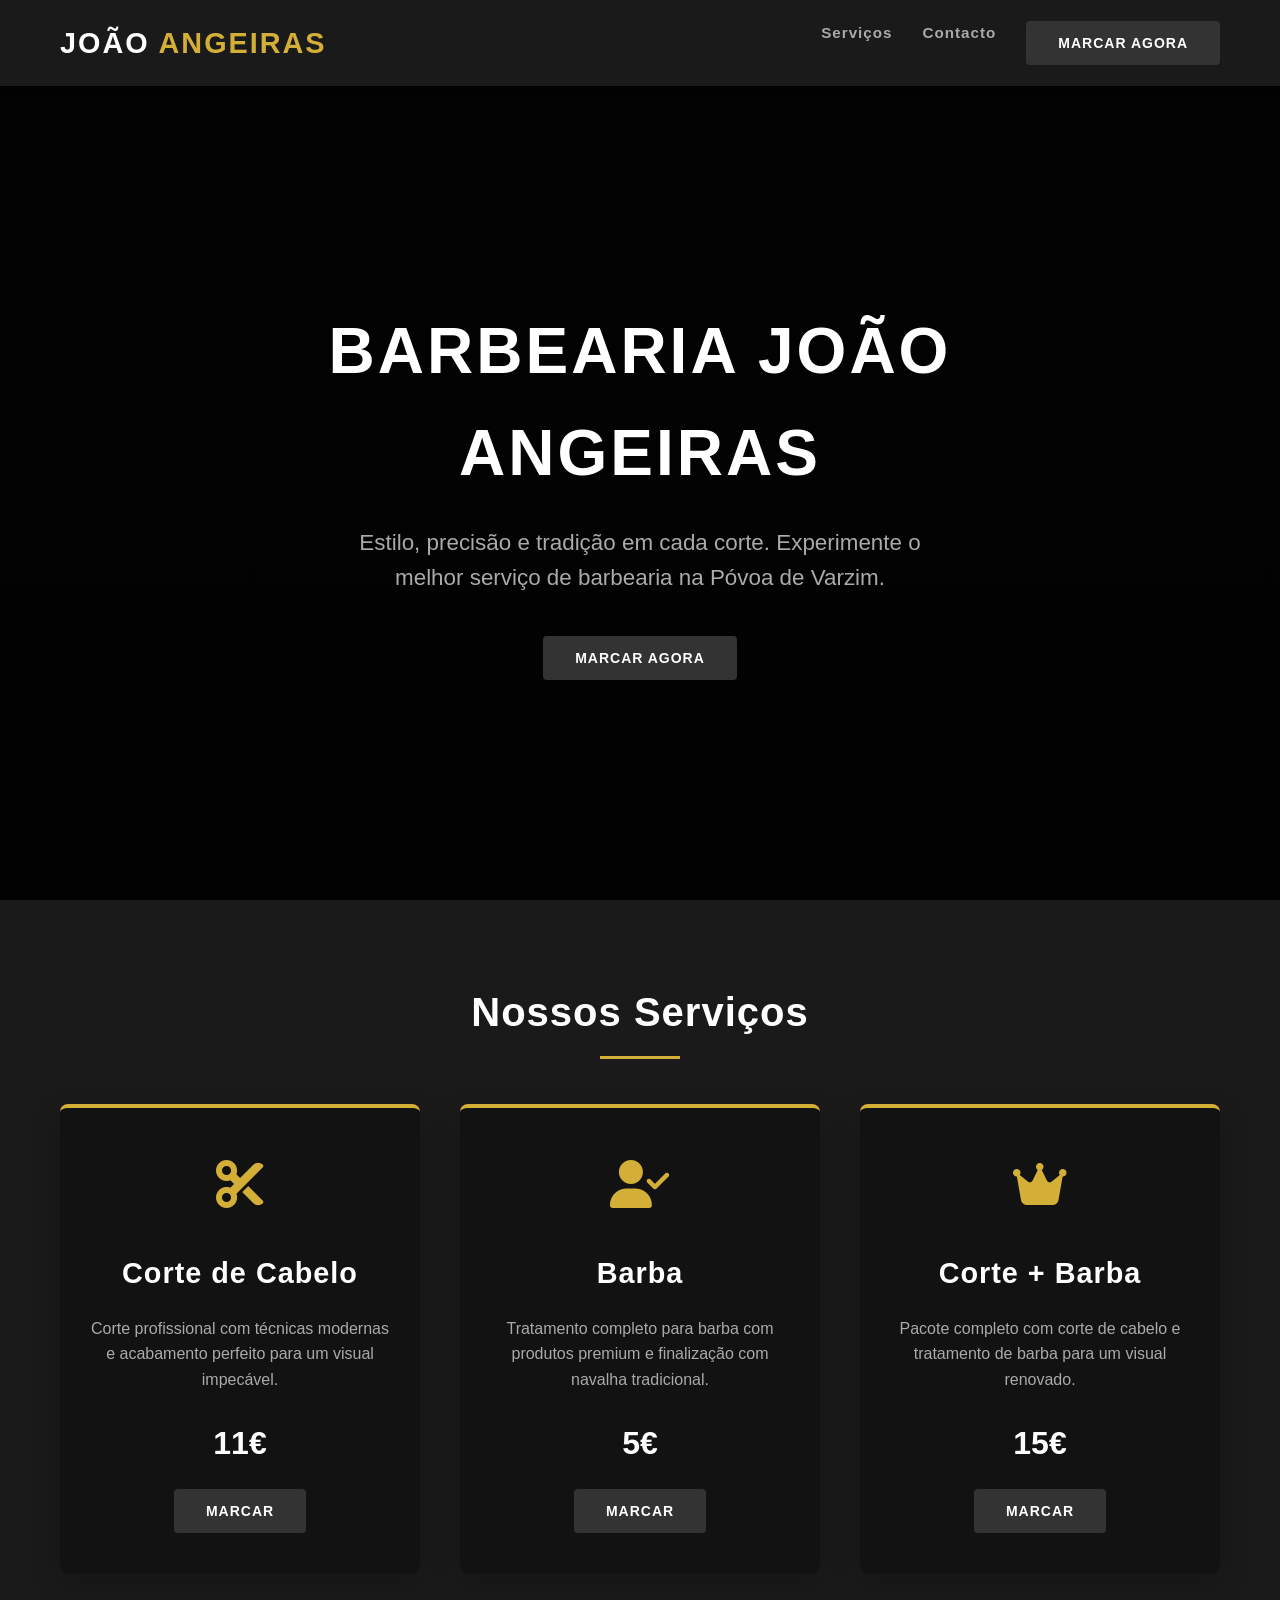
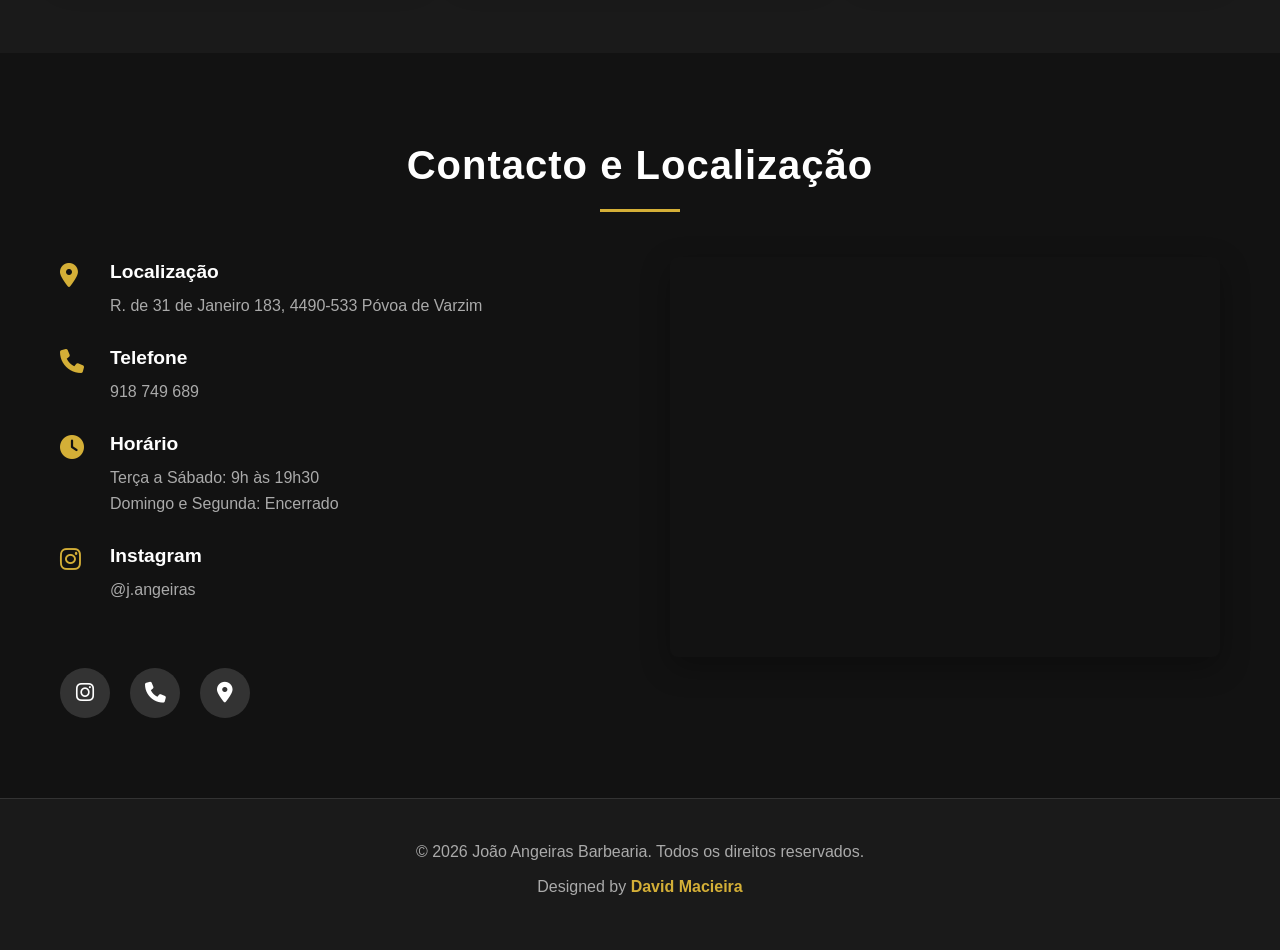
<file: index.html>
<!DOCTYPE html>
<html lang="pt-PT">
<head>
  <meta charset="UTF-8">
  <meta name="viewport" content="width=device-width, initial-scale=1.0">
  <link rel="stylesheet" href="https://cdnjs.cloudflare.com/ajax/libs/font-awesome/6.4.0/css/all.min.css">
  <title>João Angeiras - Barbearia</title>
  <style>
    * {
      margin: 0;
      padding: 0;
      box-sizing: border-box;
      font-family: 'Segoe UI', Tahoma, Geneva, Verdana, sans-serif;
    }

    :root {
      --primary-black: #121212;
      --secondary-black: #1a1a1a;
      --accent-gray: #333333;
      --light-gray: #555555;
      --text-gray: #aaaaaa;
      --pure-white: #ffffff;
      --gold-accent: #d4af37;
    }

    html {
      scroll-behavior: smooth;
    }

    body {
      background-color: var(--primary-black);
      color: var(--pure-white);
      line-height: 1.6;
      overflow-x: hidden;
    }

    h1, h2, h3 {
      font-weight: 700;
      letter-spacing: 1px;
    }

    section {
      padding: 80px 20px;
    }

    .container {
      max-width: 1200px;
      margin: 0 auto;
      padding: 0 20px;
    }

    .btn {
      display: inline-block;
      background-color: var(--accent-gray);
      color: var(--pure-white);
      padding: 14px 32px;
      border-radius: 4px;
      text-decoration: none;
      font-weight: 600;
      letter-spacing: 1px;
      transition: all 0.3s ease;
      border: 2px solid transparent;
      text-transform: uppercase;
      font-size: 14px;
      cursor: pointer;
      border: none;
    }

    .btn:hover {
      background-color: var(--pure-white);
      color: var(--primary-black);
      transform: translateY(-3px);
      box-shadow: 0 10px 20px rgba(0, 0, 0, 0.2);
    }

    .section-title {
      text-align: center;
      margin-bottom: 60px;
      position: relative;
      font-size: 2.5rem;
    }

    .section-title::after {
      content: '';
      position: absolute;
      width: 80px;
      height: 3px;
      background-color: var(--gold-accent);
      bottom: -15px;
      left: 50%;
      transform: translateX(-50%);
    }

    nav {
      background-color: var(--secondary-black);
      position: fixed;
      top: 0;
      width: 100%;
      z-index: 1000;
      box-shadow: 0 4px 12px rgba(0, 0, 0, 0.1);
      transition: all 0.3s ease;
    }

    nav .container {
      display: flex;
      justify-content: space-between;
      align-items: center;
      padding: 20px;
    }

    .logo {
      font-size: 1.8rem;
      font-weight: 700;
      color: var(--pure-white);
      text-decoration: none;
      letter-spacing: 2px;
    }

    .logo span {
      color: var(--gold-accent);
    }

    .nav-links {
      display: flex;
      gap: 30px;
    }

    .nav-links a {
      color: var(--text-gray);
      text-decoration: none;
      font-weight: 600;
      letter-spacing: 1px;
      transition: color 0.3s ease;
      font-size: 0.95rem;
    }

    .nav-links a:hover {
      color: var(--pure-white);
    }

    .mobile-menu-btn {
      display: none;
      background: none;
      border: none;
      color: var(--pure-white);
      font-size: 1.5rem;
      cursor: pointer;
      z-index: 1001;
    }

    header {
      background: linear-gradient(rgba(0, 0, 0, 0.85), rgba(0, 0, 0, 0.9)), 
                  url('https://images.unsplash.com/photo-1585747860715-2ba37e788b70?ixlib=rb-4.0.3&ixid=M3wxMjA3fDB8MHxwaG90by1wYWdlfHx8fGVufDB8fHx8fA%3D%3D&auto=format&fit=crop&w=1474&q=80');
      background-size: cover;
      background-position: center;
      height: 100vh;
      display: flex;
      align-items: center;
      justify-content: center;
      text-align: center;
      padding-top: 80px;
    }

    .hero-content {
      max-width: 800px;
      padding: 0 20px;
      animation: fadeIn 1.5s ease-out;
    }

    @keyframes fadeIn {
      from { opacity: 0; transform: translateY(30px); }
      to { opacity: 1; transform: translateY(0); }
    }

    .hero-content h1 {
      font-size: 4rem;
      margin-bottom: 20px;
      letter-spacing: 3px;
      text-transform: uppercase;
    }

    .hero-content p {
      font-size: 1.4rem;
      color: var(--text-gray);
      margin-bottom: 40px;
      max-width: 600px;
      margin-left: auto;
      margin-right: auto;
    }

    #servicos {
      background-color: var(--secondary-black);
    }

    .services-grid {
      display: grid;
      grid-template-columns: repeat(auto-fit, minmax(300px, 1fr));
      gap: 40px;
    }

    .service-card {
      background-color: var(--primary-black);
      border-radius: 8px;
      overflow: hidden;
      transition: transform 0.4s ease, box-shadow 0.4s ease;
      box-shadow: 0 10px 30px rgba(0, 0, 0, 0.2);
      text-align: center;
      padding: 40px 30px;
      border-top: 4px solid var(--gold-accent);
    }

    .service-card:hover {
      transform: translateY(-15px);
      box-shadow: 0 20px 40px rgba(0, 0, 0, 0.3);
    }

    .service-icon {
      font-size: 3rem;
      color: var(--gold-accent);
      margin-bottom: 25px;
    }

    .service-card h3 {
      font-size: 1.8rem;
      margin-bottom: 20px;
    }

    .service-card p {
      color: var(--text-gray);
      margin-bottom: 25px;
    }

    .service-price {
      font-size: 2rem;
      color: var(--pure-white);
      font-weight: 700;
      margin-bottom: 20px;
    }

    #contato {
      background-color: var(--primary-black);
    }

    .contact-wrapper {
      display: grid;
      grid-template-columns: repeat(auto-fit, minmax(300px, 1fr));
      gap: 60px;
    }

    .contact-info {
      display: flex;
      flex-direction: column;
      gap: 25px;
    }

    .contact-item {
      display: flex;
      align-items: flex-start;
      gap: 20px;
    }

    .contact-icon {
      font-size: 1.5rem;
      color: var(--gold-accent);
      width: 30px;
    }

    .contact-text h4 {
      margin-bottom: 5px;
      font-size: 1.2rem;
    }

    .contact-text p {
      color: var(--text-gray);
    }

    .map-container {
      border-radius: 8px;
      overflow: hidden;
      box-shadow: 0 10px 30px rgba(0, 0, 0, 0.3);
      height: 400px;
    }

    .map-container iframe {
      width: 100%;
      height: 100%;
      border: none;
    }

    .social-links {
      display: flex;
      gap: 20px;
      margin-top: 40px;
    }

    .social-links a {
      display: inline-flex;
      align-items: center;
      justify-content: center;
      width: 50px;
      height: 50px;
      background-color: var(--accent-gray);
      border-radius: 50%;
      color: var(--pure-white);
      font-size: 1.3rem;
      transition: all 0.3s ease;
      text-decoration: none;
    }

    .social-links a:hover {
      background-color: var(--gold-accent);
      transform: translateY(-5px);
    }

    footer {
      background-color: var(--secondary-black);
      padding: 40px 20px;
      text-align: center;
      border-top: 1px solid var(--accent-gray);
    }

    footer p {
      color: var(--text-gray);
      margin-bottom: 10px;
    }

    footer a {
      color: var(--gold-accent);
      text-decoration: none;
      font-weight: 600;
      transition: color 0.3s ease;
    }

    footer a:hover {
      color: var(--pure-white);
      text-decoration: underline;
    }

    /* Modal de Marcação */
    .modal {
      display: none;
      position: fixed;
      z-index: 2000;
      left: 0;
      top: 0;
      width: 100%;
      height: 100%;
      background-color: rgba(0, 0, 0, 0.9);
      animation: fadeIn 0.3s ease;
    }

    .modal-content {
      background-color: var(--secondary-black);
      margin: 5% auto;
      padding: 40px;
      border: 1px solid var(--accent-gray);
      border-radius: 8px;
      width: 90%;
      max-width: 500px;
      position: relative;
      animation: slideDown 0.4s ease;
    }

    @keyframes slideDown {
      from { transform: translateY(-50px); opacity: 0; }
      to { transform: translateY(0); opacity: 1; }
    }

    .close {
      color: var(--text-gray);
      position: absolute;
      right: 20px;
      top: 20px;
      font-size: 28px;
      font-weight: bold;
      cursor: pointer;
      transition: color 0.3s ease;
    }

    .close:hover {
      color: var(--pure-white);
    }

    .modal h2 {
      margin-bottom: 30px;
      color: var(--gold-accent);
      text-align: center;
    }

    .form-group {
      margin-bottom: 25px;
    }

    .form-group label {
      display: block;
      margin-bottom: 8px;
      color: var(--pure-white);
      font-weight: 600;
    }

    .form-group input,
    .form-group select {
      width: 100%;
      padding: 12px;
      background-color: var(--primary-black);
      border: 1px solid var(--accent-gray);
      border-radius: 4px;
      color: var(--pure-white);
      font-size: 16px;
      transition: border-color 0.3s ease;
    }

    .form-group input:focus,
    .form-group select:focus {
      outline: none;
      border-color: var(--gold-accent);
    }

    .form-group select option {
      background-color: var(--primary-black);
      color: var(--pure-white);
    }

    .whatsapp-btn {
      width: 100%;
      background-color: #25D366;
      padding: 16px;
      font-size: 16px;
      display: flex;
      align-items: center;
      justify-content: center;
      gap: 10px;
    }

    .whatsapp-btn:hover {
      background-color: #20BA5A;
      color: var(--pure-white);
    }

    @media (max-width: 768px) {
      .nav-links {
        position: fixed;
        top: 0;
        left: 0;
        background-color: var(--secondary-black);
        width: 100%;
        height: 100vh;
        flex-direction: column;
        align-items: center;
        justify-content: center;
        padding: 20px 0;
        gap: 20px;
        transform: translateX(-100%);
        opacity: 0;
        transition: all 0.3s ease;
        z-index: 999;
      }

      .nav-links.active {
        transform: translateX(0);
        opacity: 1;
      }

      .nav-links a {
        padding: 15px;
        width: 80%;
        text-align: center;
        font-size: 1.2rem;
        border: 1px solid var(--accent-gray);
        border-radius: 4px;
      }

      .mobile-menu-btn {
        display: block;
      }

      .hero-content h1 {
        font-size: 2.5rem;
      }

      .hero-content p {
        font-size: 1.2rem;
      }

      .section-title {
        font-size: 2rem;
      }

      section {
        padding: 60px 20px;
      }

      .modal-content {
        margin: 10% auto;
        padding: 30px 20px;
      }
    }

    @media (max-width: 576px) {
      .hero-content h1 {
        font-size: 2rem;
      }

      .service-card {
        padding: 30px 20px;
      }
    }
  </style>
</head>
<body>
  <nav>
    <div class="container">
      <a href="#" class="logo">JOÃO <span>ANGEIRAS</span></a>
      <button class="mobile-menu-btn" id="mobileMenuBtn">
        <i class="fas fa-bars"></i>
      </button>
      <div class="nav-links" id="navLinks">
        <a href="#servicos">Serviços</a>
        <a href="#contato">Contacto</a>
        <button class="btn" onclick="openBookingModal()">Marcar Agora</button>
      </div>
    </div>
  </nav>

  <header>
    <div class="hero-content">
      <h1>Barbearia João Angeiras</h1>
      <p>Estilo, precisão e tradição em cada corte. Experimente o melhor serviço de barbearia na Póvoa de Varzim.</p>
      <button class="btn" onclick="openBookingModal()">Marcar Agora</button>
    </div>
  </header>

  <section id="servicos">
    <div class="container">
      <h2 class="section-title">Nossos Serviços</h2>
      <div class="services-grid">
        <div class="service-card">
          <div class="service-icon">
            <i class="fas fa-cut"></i>
          </div>
          <h3>Corte de Cabelo</h3>
          <p>Corte profissional com técnicas modernas e acabamento perfeito para um visual impecável.</p>
          <div class="service-price">11€</div>
          <button class="btn" onclick="openBookingModal('Corte de Cabelo', '11€')">Marcar</button>
        </div>

        <div class="service-card">
          <div class="service-icon">
            <i class="fas fa-user-check"></i>
          </div>
          <h3>Barba</h3>
          <p>Tratamento completo para barba com produtos premium e finalização com navalha tradicional.</p>
          <div class="service-price">5€</div>
          <button class="btn" onclick="openBookingModal('Barba', '5€')">Marcar</button>
        </div>

        <div class="service-card">
          <div class="service-icon">
            <i class="fas fa-crown"></i>
          </div>
          <h3>Corte + Barba</h3>
          <p>Pacote completo com corte de cabelo e tratamento de barba para um visual renovado.</p>
          <div class="service-price">15€</div>
          <button class="btn" onclick="openBookingModal('Corte + Barba', '15€')">Marcar</button>
        </div>
      </div>
    </div>
  </section>

  <section id="contato">
    <div class="container">
      <h2 class="section-title">Contacto e Localização</h2>
      <div class="contact-wrapper">
        <div class="contact-info">
          <div class="contact-item">
            <div class="contact-icon">
              <i class="fas fa-location-dot"></i>
            </div>
            <div class="contact-text">
              <h4>Localização</h4>
              <p>R. de 31 de Janeiro 183, 4490-533 Póvoa de Varzim</p>
            </div>
          </div>

          <div class="contact-item">
            <div class="contact-icon">
              <i class="fas fa-phone"></i>
            </div>
            <div class="contact-text">
              <h4>Telefone</h4>
              <p>918 749 689</p>
            </div>
          </div>

          <div class="contact-item">
            <div class="contact-icon">
              <i class="fas fa-clock"></i>
            </div>
            <div class="contact-text">
              <h4>Horário</h4>
              <p>Terça a Sábado: 9h às 19h30</p>
              <p>Domingo e Segunda: Encerrado</p>
            </div>
          </div>

          <div class="contact-item">
            <div class="contact-icon">
              <i class="fab fa-instagram"></i>
            </div>
            <div class="contact-text">
              <h4>Instagram</h4>
              <p>@j.angeiras</p>
            </div>
          </div>

          <div class="social-links">
            <a href="https://instagram.com/j.angeiras" target="_blank">
              <i class="fab fa-instagram"></i>
            </a>
            <a href="tel:+351918749689">
              <i class="fas fa-phone"></i>
            </a>
            <a href="https://maps.google.com/?q=R.+de+31+de+Janeiro+183,+4490-533+Póvoa+de+Varzim" target="_blank">
              <i class="fas fa-map-marker-alt"></i>
            </a>
          </div>
        </div>

        <div class="map-container">
          <iframe src="https://www.google.com/maps/embed?pb=!1m18!1m12!1m3!1d2990.390245761615!2d-8.761722284320462!3d41.44417897925871!2m3!1f0!2f0!3f0!3m2!1i1024!2i768!4f13.1!3m3!1m2!1s0xd24449ecb6a9c9d%3A0x8d3c00c5b5a4e4b0!2sR.%20de%2031%20de%20Janeiro%20183%2C%204490-533%20P%C3%B3voa%20de%20Varzim!5e0!3m2!1spt-PT!2spt!4v1649788392348!5m2!1spt-PT!2spt" allowfullscreen="" loading="lazy"></iframe>
        </div>
      </div>
    </div>
  </section>

  <!-- Modal de Marcação -->
  <div id="bookingModal" class="modal">
    <div class="modal-content">
      <span class="close" onclick="closeBookingModal()">&times;</span>
      <h2><i class="fas fa-calendar-check"></i> Fazer Marcação</h2>
      
      <div class="form-group">
        <label for="clientName">Seu Nome *</label>
        <input type="text" id="clientName" placeholder="Digite seu nome" required>
      </div>

      <div class="form-group">
        <label for="serviceSelect">Serviço *</label>
        <select id="serviceSelect" required>
          <option value="">Selecione um serviço</option>
          <option value="Corte de Cabelo - 11€">Corte de Cabelo - 11€</option>
          <option value="Barba - 5€">Barba - 5€</option>
          <option value="Corte + Barba - 15€">Corte + Barba - 15€</option>
        </select>
      </div>

      <div class="form-group">
        <label for="bookingDate">Data Preferida *</label>
        <input type="date" id="bookingDate" required>
      </div>

      <div class="form-group">
        <label for="bookingTime">Horário Preferido *</label>
        <select id="bookingTime" required>
          <option value="">Selecione um horário</option>
          <option value="09:00">09:00</option>
          <option value="09:30">09:30</option>
          <option value="10:00">10:00</option>
          <option value="10:30">10:30</option>
          <option value="11:00">11:00</option>
          <option value="11:30">11:30</option>
          <option value="12:00">12:00</option>
          <option value="12:30">12:30</option>
          <option value="14:00">14:00</option>
          <option value="14:30">14:30</option>
          <option value="15:00">15:00</option>
          <option value="15:30">15:30</option>
          <option value="16:00">16:00</option>
          <option value="16:30">16:30</option>
          <option value="17:00">17:00</option>
          <option value="17:30">17:30</option>
          <option value="18:00">18:00</option>
          <option value="18:30">18:30</option>
          <option value="19:00">19:00</option>
        </select>
      </div>

      <button class="btn whatsapp-btn" onclick="sendWhatsAppBooking()">
        <i class="fab fa-whatsapp"></i> Confirmar via WhatsApp
      </button>
    </div>
  </div>

  <footer>
    <div class="container">
      <p>© <span id="currentYear"></span> João Angeiras Barbearia. Todos os direitos reservados.</p>
      <p>Designed by <a href="https://www.linkedin.com/in/david-macieira-5791a2321/" target="_blank">David Macieira</a></p>
    </div>
  </footer>

  <script>
    // Configuração do WhatsApp (IMPORTANTE: Alterar para o número correto)
    const WHATSAPP_NUMBER = '+351919241169   '; // Número com código do país (351 = Portugal)

    // Menu mobile
    const mobileMenuBtn = document.getElementById('mobileMenuBtn');
    const navLinks = document.getElementById('navLinks');
    
    if (mobileMenuBtn && navLinks) {
      mobileMenuBtn.addEventListener('click', () => {
        navLinks.classList.toggle('active');
        mobileMenuBtn.innerHTML = navLinks.classList.contains('active') 
          ? '<i class="fas fa-times"></i>' 
          : '<i class="fas fa-bars"></i>';
      });
      
      document.querySelectorAll('.nav-links a').forEach(link => {
        link.addEventListener('click', () => {
          navLinks.classList.remove('active');
          mobileMenuBtn.innerHTML = '<i class="fas fa-bars"></i>';
        });
      });
    }

    // Scroll suave
    document.querySelectorAll('a[href^="#"]').forEach(anchor => {
      anchor.addEventListener('click', function(e) {
        e.preventDefault();
        const targetId = this.getAttribute('href');
        if(targetId === '#') return;
        const targetElement = document.querySelector(targetId);
        if(targetElement) {
          window.scrollTo({
            top: targetElement.offsetTop - 80,
            behavior: 'smooth'
          });
        }
      });
    });

    // Efeito navbar ao scroll
    window.addEventListener('scroll', () => {
      const nav = document.querySelector('nav');
      if (nav) {
        if (window.scrollY > 50) {
          nav.style.backgroundColor = 'rgba(18, 18, 18, 0.95)';
          nav.style.backdropFilter = 'blur(10px)';
        } else {
          nav.style.backgroundColor = 'var(--secondary-black)';
          nav.style.backdropFilter = 'none';
        }
      }
    });

    // Ano atual no footer
    document.getElementById('currentYear').textContent = new Date().getFullYear();

    // Definir data mínima (hoje)
    const today = new Date().toISOString().split('T')[0];
    document.getElementById('bookingDate').setAttribute('min', today);

    // Funções do Modal
    function openBookingModal(service = '', price = '') {
      const modal = document.getElementById('bookingModal');
      modal.style.display = 'block';
      
      if (service && price) {
        document.getElementById('serviceSelect').value = `${service} - ${price}`;
      }
    }

    function closeBookingModal() {
      document.getElementById('bookingModal').style.display = 'none';
    }

    // Fechar modal ao clicar fora
    window.onclick = function(event) {
      const modal = document.getElementById('bookingModal');
      if (event.target == modal) {
        closeBookingModal();
      }
    }

    // Enviar marcação via WhatsApp
    function sendWhatsAppBooking() {
      const name = document.getElementById('clientName').value.trim();
      const service = document.getElementById('serviceSelect').value;
      const date = document.getElementById('bookingDate').value;
      const time = document.getElementById('bookingTime').value;

      // Validação
      if (!name || !service || !date || !time) {
        alert('Por favor, preencha todos os campos!');
        return;
      }

      // Formatar a data para português
      const dateObj = new Date(date + 'T00:00:00');
      const options = { weekday: 'long', year: 'numeric', month: 'long', day: 'numeric' };
      const formattedDate = dateObj.toLocaleDateString('pt-PT', options);

      // Criar mensagem
      const message = `🔔 *NOVA MARCAÇÃO*

👤 *Nome:* ${name}
✂️ *Serviço:* ${service}
📅 *Data:* ${formattedDate}
🕐 *Horário:* ${time}

Aguardo confirmação. Obrigado!`;

      // Criar link do WhatsApp
      const whatsappURL = `https://wa.me/${WHATSAPP_NUMBER}?text=${encodeURIComponent(message)}`;
      
      // Abrir WhatsApp
      window.open(whatsappURL, '_blank');
      
      // Fechar modal
      closeBookingModal();
      
      // Limpar formulário
      document.getElementById('clientName').value = '';
      document.getElementById('serviceSelect').value = '';
      document.getElementById('bookingDate').value = '';
      document.getElementById('bookingTime').value = '';
    }
  </script>
</body>
</html>
</file>
